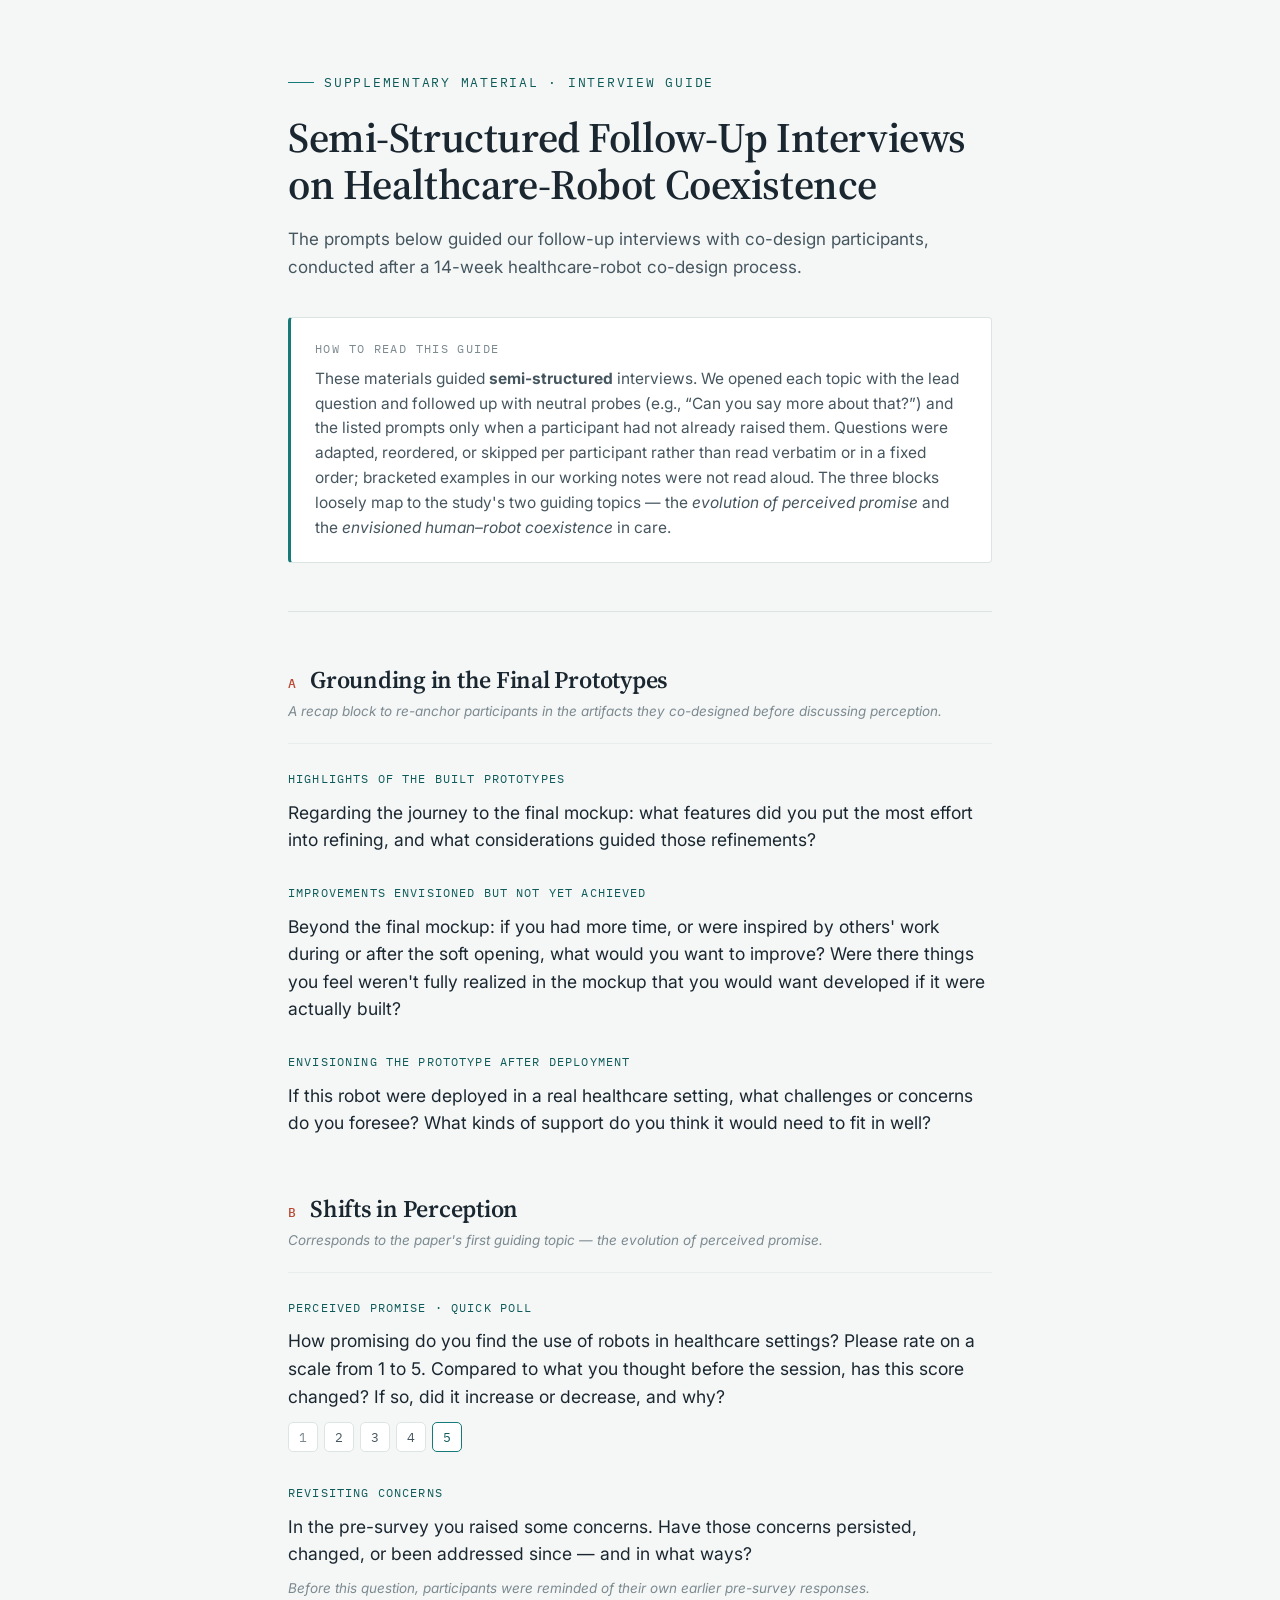
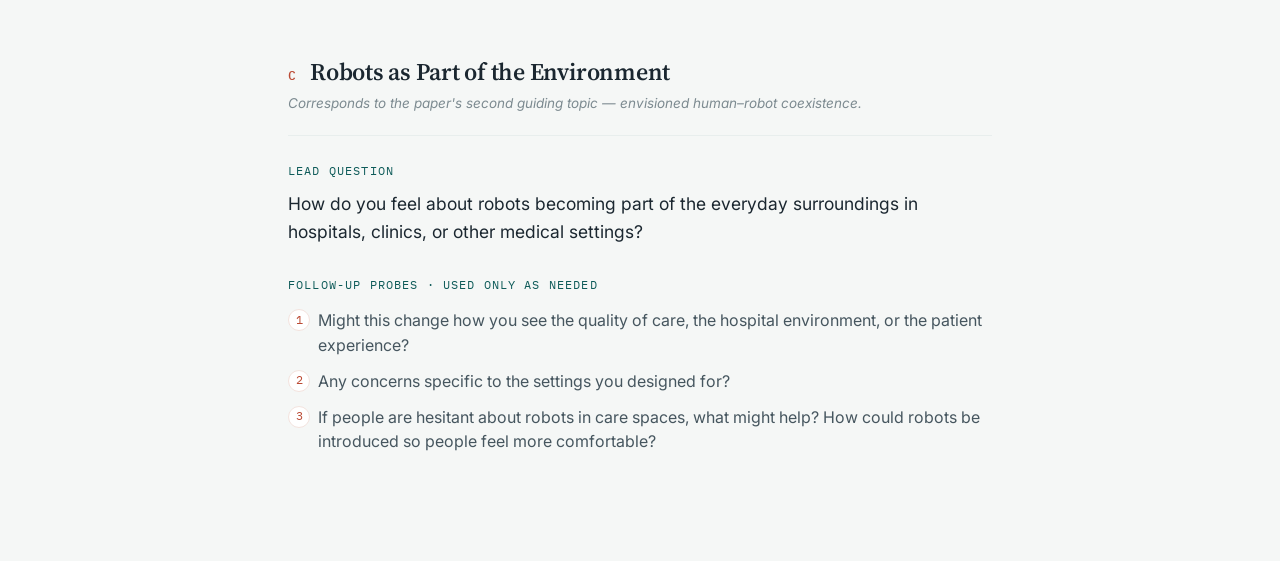
<file: static/pdfs/interview-guide.html>
<!DOCTYPE html>
<html lang="en">
<head>
<meta charset="utf-8">
<meta name="viewport" content="width=device-width, initial-scale=1">
<title>Interview Guide — Considerate Human–Robot Coexistence</title>
<link rel="preconnect" href="https://fonts.googleapis.com">
<link rel="preconnect" href="https://fonts.gstatic.com" crossorigin>
<link href="https://fonts.googleapis.com/css2?family=Source+Serif+4:opsz,wght@8..60,400;8..60,500;8..60,600&family=Inter:wght@400;500;600&family=IBM+Plex+Mono:wght@400;500&display=swap" rel="stylesheet">
<style>
  :root{
    --ink:#1b2730;
    --ink-soft:#46565f;
    --ink-faint:#7c8a90;
    --paper:#f5f7f6;
    --card:#ffffff;
    --line:#dde5e4;
    --line-soft:#e8eeed;
    /* paper's dual-space palette: teal = design/structure, coral = human/perception */
    --design:#157a78;
    --design-deep:#0e5b59;
    --perception:#bb4a34;
    --perception-soft:#f3e3de;
    --design-soft:#e2efee;
    --focus:#157a78;
  }

  *{box-sizing:border-box;}
  html{-webkit-text-size-adjust:100%;}
  body{
    margin:0;
    background:var(--paper);
    color:var(--ink);
    font-family:"Inter",system-ui,-apple-system,sans-serif;
    font-size:17px;
    line-height:1.62;
    -webkit-font-smoothing:antialiased;
  }
  ::selection{background:var(--design-soft);}

  .wrap{
    max-width:760px;
    margin:0 auto;
    padding:0 28px 96px;
  }

  /* ---------- header ---------- */
  header{
    padding:72px 0 40px;
    border-bottom:1px solid var(--line);
  }
  .eyebrow{
    font-family:"IBM Plex Mono",monospace;
    font-size:12.5px;
    letter-spacing:.14em;
    text-transform:uppercase;
    color:var(--design-deep);
    display:flex;
    align-items:center;
    gap:10px;
    margin-bottom:22px;
  }
  .eyebrow::before{
    content:"";
    width:26px;height:1px;background:var(--design);
    display:inline-block;
  }
  h1{
    font-family:"Source Serif 4",Georgia,serif;
    font-weight:600;
    font-size:clamp(30px,5.2vw,42px);
    line-height:1.12;
    letter-spacing:-0.01em;
    margin:0 0 18px;
  }
  .sub{
    font-size:17px;
    color:var(--ink-soft);
    max-width:60ch;
    margin:0;
  }

  /* ---------- procedure note ---------- */
  .procedure{
    margin:36px 0 8px;
    background:var(--card);
    border:1px solid var(--line);
    border-left:3px solid var(--design);
    border-radius:4px;
    padding:22px 24px;
  }
  .procedure .tag{
    font-family:"IBM Plex Mono",monospace;
    font-size:11.5px;letter-spacing:.12em;text-transform:uppercase;
    color:var(--ink-faint);
    margin:0 0 8px;
  }
  .procedure p{margin:0;font-size:15.5px;color:var(--ink-soft);line-height:1.6;}

  /* ---------- section ---------- */
  section{padding:54px 0 0;}
  .sec-head{
    display:flex;
    align-items:baseline;
    gap:14px;
    margin-bottom:6px;
  }
  .sec-marker{
    font-family:"IBM Plex Mono",monospace;
    font-size:13px;
    color:var(--perception);
    font-weight:500;
    flex:none;
  }
  h2{
    font-family:"Source Serif 4",Georgia,serif;
    font-weight:600;
    font-size:24px;
    line-height:1.2;
    margin:0;
    letter-spacing:-0.01em;
  }
  .sec-note{
    font-size:13.5px;
    color:var(--ink-faint);
    margin:6px 0 0 0;
    font-style:italic;
  }
  .sec-rule{
    height:1px;background:var(--line-soft);
    margin:20px 0 26px;
  }

  /* ---------- question block ---------- */
  .block{margin:0 0 30px;}
  .block:last-child{margin-bottom:4px;}
  .block-label{
    font-family:"IBM Plex Mono",monospace;
    font-size:11.5px;
    letter-spacing:.1em;
    text-transform:uppercase;
    color:var(--design-deep);
    margin:0 0 10px;
  }
  .q{
    font-size:17.5px;
    color:var(--ink);
    margin:0;
    line-height:1.58;
  }
  .q .eg{color:var(--ink-faint);}
  .prompts{
    margin:14px 0 0;
    padding:0;
    list-style:none;
    counter-reset:p;
  }
  .prompts li{
    position:relative;
    padding:0 0 0 30px;
    margin:0 0 11px;
    font-size:16px;
    color:var(--ink-soft);
    line-height:1.55;
  }
  .prompts li::before{
    counter-increment:p;
    content:counter(p);
    position:absolute;left:0;top:1px;
    font-family:"IBM Plex Mono",monospace;
    font-size:12px;
    color:var(--perception);
    border:1px solid var(--perception-soft);
    background:#fff;
    width:20px;height:20px;border-radius:50%;
    display:flex;align-items:center;justify-content:center;
  }

  /* poll chip */
  .scale{
    display:inline-flex;gap:6px;margin:12px 0 2px;
    font-family:"IBM Plex Mono",monospace;font-size:13px;
  }
  .scale span{
    width:30px;height:30px;border:1px solid var(--line);
    border-radius:5px;display:flex;align-items:center;justify-content:center;
    color:var(--ink-soft);background:#fff;
  }
  .scale span:first-child{color:var(--ink-faint);}
  .scale span:last-child{border-color:var(--design);color:var(--design-deep);}

  /* ---------- pre-survey aside ---------- */
  .aside{
    margin-top:18px;
    background:var(--design-soft);
    border-radius:6px;
    padding:18px 20px;
  }
  .aside h3{
    font-size:13px;font-family:"IBM Plex Mono",monospace;
    letter-spacing:.08em;text-transform:uppercase;color:var(--design-deep);
    margin:0 0 4px;font-weight:500;
  }
  .aside p{font-size:14.5px;color:var(--ink-soft);margin:0 0 14px;}
  .chips{display:flex;flex-wrap:wrap;gap:8px;}
  .chip{
    background:#fff;border:1px solid var(--line);border-radius:20px;
    padding:5px 13px;font-size:13.5px;color:var(--ink);
    display:inline-flex;align-items:center;gap:8px;
  }
  .chip b{
    font-family:"IBM Plex Mono",monospace;font-weight:500;
    color:var(--perception);font-size:12.5px;
  }

  /* ---------- footer ---------- */
  footer{
    margin-top:64px;padding-top:26px;border-top:1px solid var(--line);
    font-size:14.5px;color:var(--ink-faint);
  }
  footer a{color:var(--design-deep);text-decoration:none;border-bottom:1px solid var(--design-soft);}
  footer a:hover{border-bottom-color:var(--design);}
  footer p{margin:0 0 8px;}

  a:focus-visible,li:focus-visible{outline:2px solid var(--focus);outline-offset:3px;border-radius:2px;}

  @media (max-width:560px){
    body{font-size:16px;}
    .wrap{padding:0 20px 72px;}
    header{padding:52px 0 32px;}
    .sec-head{flex-direction:column;gap:4px;}
  }
  @media (prefers-reduced-motion:reduce){
    *{transition:none!important;animation:none!important;}
  }
</style>
</head>
<body>
<div class="wrap">

  <header>
    <div class="eyebrow">Supplementary Material · Interview Guide</div>
    <h1>Semi-Structured Follow-Up Interviews on Healthcare-Robot Coexistence</h1>
    <p class="sub">The prompts below guided our follow-up interviews with co-design participants, conducted after a 14-week healthcare-robot co-design process.</p>

    <div class="procedure">
      <p class="tag">How to read this guide</p>
      <p>These materials guided <strong>semi-structured</strong> interviews. We opened each topic with the lead question and followed up with neutral probes (e.g., “Can you say more about that?”) and the listed prompts only when a participant had not already raised them. Questions were adapted, reordered, or skipped per participant rather than read verbatim or in a fixed order; bracketed examples in our working notes were not read aloud. The three blocks loosely map to the study's two guiding topics — the <em>evolution of perceived promise</em> and the <em>envisioned human–robot coexistence</em> in care.</p>
    </div>
  </header>

  <!-- Section 1 -->
  <section>
    <div class="sec-head">
      <span class="sec-marker">A</span>
      <h2>Grounding in the Final Prototypes</h2>
    </div>
    <p class="sec-note">A recap block to re-anchor participants in the artifacts they co-designed before discussing perception.</p>
    <div class="sec-rule"></div>

    <div class="block">
      <p class="block-label">Highlights of the built prototypes</p>
      <p class="q">Regarding the journey to the final mockup: what features did you put the most effort into refining, and what considerations guided those refinements?</p>
    </div>

    <div class="block">
      <p class="block-label">Improvements envisioned but not yet achieved</p>
      <p class="q">Beyond the final mockup: if you had more time, or were inspired by others' work during or after the soft opening, what would you want to improve? Were there things you feel weren't fully realized in the mockup that you would want developed if it were actually built?</p>
    </div>

    <div class="block">
      <p class="block-label">Envisioning the prototype after deployment</p>
      <p class="q">If this robot were deployed in a real healthcare setting, what challenges or concerns do you foresee? What kinds of support do you think it would need to fit in well?</p>
    </div>
  </section>

  <!-- Section 2 -->
  <section>
    <div class="sec-head">
      <span class="sec-marker">B</span>
      <h2>Shifts in Perception</h2>
    </div>
    <p class="sec-note">Corresponds to the paper's first guiding topic — the evolution of perceived promise.</p>
    <div class="sec-rule"></div>

    <div class="block">
      <p class="block-label">Perceived promise · quick poll</p>
      <p class="q">How promising do you find the use of robots in healthcare settings? Please rate on a scale from 1 to 5. Compared to what you thought before the session, has this score changed? If so, did it increase or decrease, and why?</p>
      <div class="scale"><span>1</span><span>2</span><span>3</span><span>4</span><span>5</span></div>
    </div>

    <div class="block">
      <p class="block-label">Revisiting concerns</p>
      <p class="q">In the pre-survey you raised some concerns. Have those concerns persisted, changed, or been addressed since — and in what ways?</p>
      <p class="sec-note" style="margin-top:10px">Before this question, participants were reminded of their own earlier pre-survey responses.</p>
    </div>
  </section>

  <!-- Section 3 -->
  <section>
    <div class="sec-head">
      <span class="sec-marker">C</span>
      <h2>Robots as Part of the Environment</h2>
    </div>
    <p class="sec-note">Corresponds to the paper's second guiding topic — envisioned human–robot coexistence.</p>
    <div class="sec-rule"></div>

    <div class="block">
      <p class="block-label">Lead question</p>
      <p class="q">How do you feel about robots becoming part of the everyday surroundings in hospitals, clinics, or other medical settings?</p>
    </div>

    <div class="block">
      <p class="block-label">Follow-up probes · used only as needed</p>
      <ol class="prompts">
        <li>Might this change how you see the quality of care, the hospital environment, or the patient experience?</li>
        <li>Any concerns specific to the settings you designed for?</li>
        <li>If people are hesitant about robots in care spaces, what might help? How could robots be introduced so people feel more comfortable?</li>
      </ol>
    </div>
  </section>

</div>
</body>
</html>
</file>
